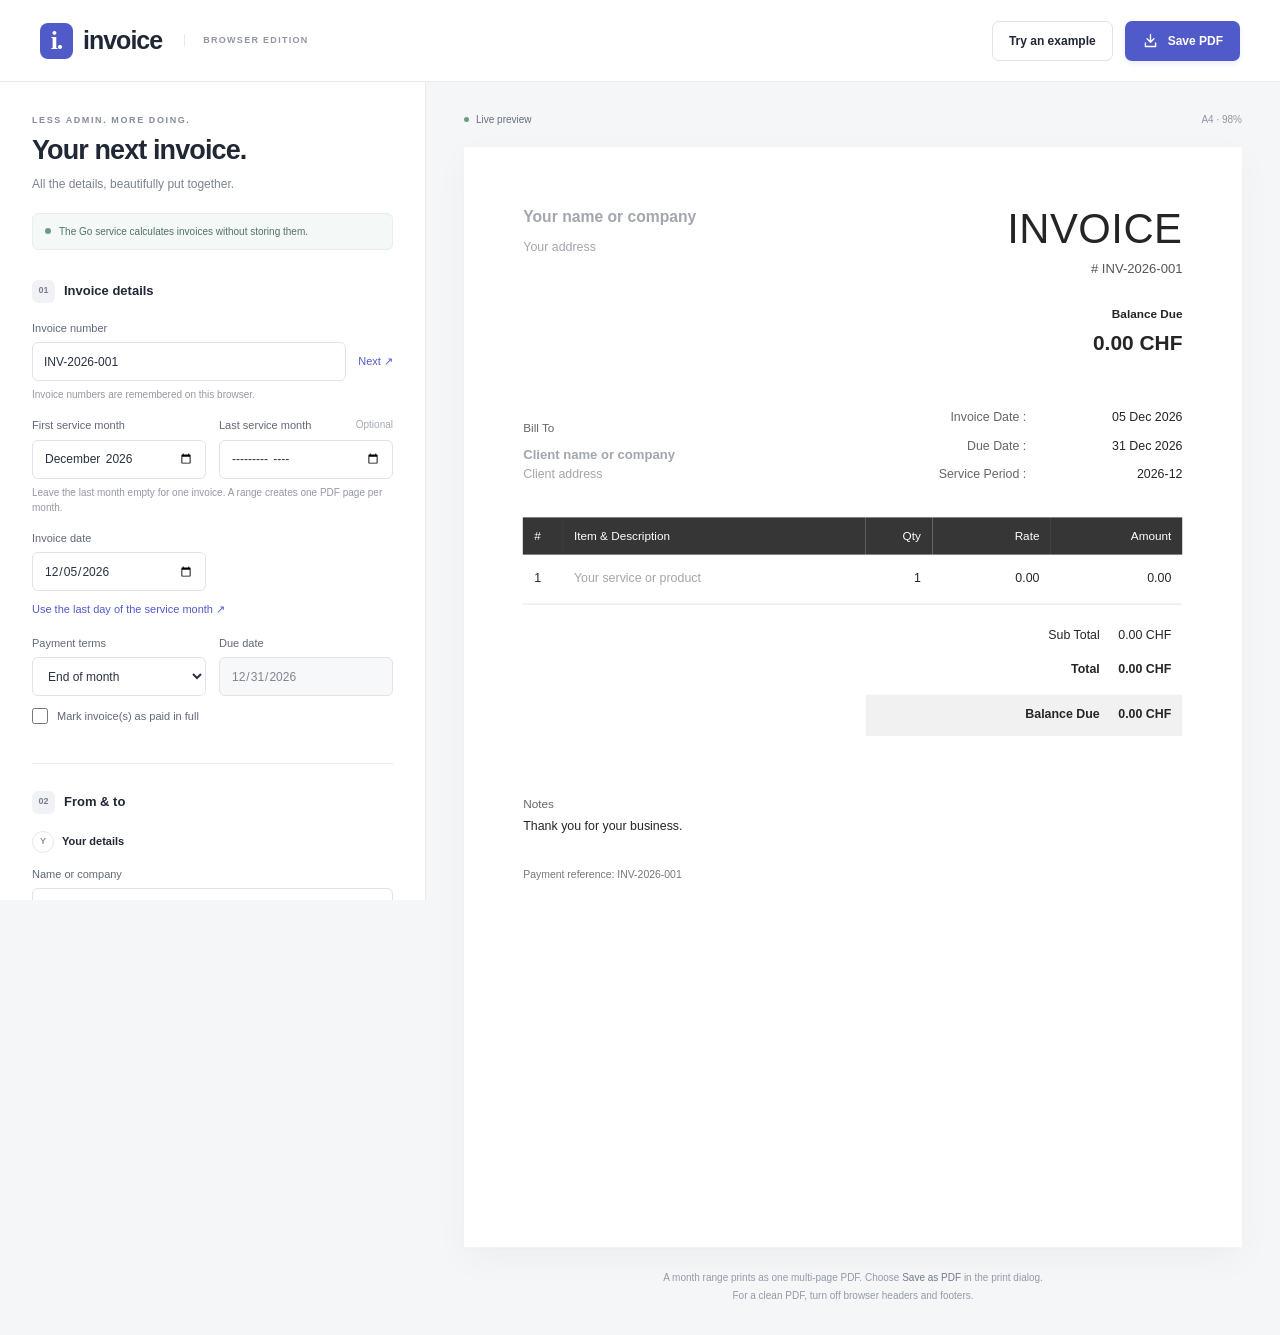
<file: web/index.html>
<!doctype html>
<html lang="en">
<head>
  <meta charset="utf-8">
  <meta name="viewport" content="width=device-width, initial-scale=1">
  <meta name="description" content="Create clean invoices with a Go backend. Live preview, monthly ranges, paid status, and print-ready PDFs.">
  <meta name="referrer" content="no-referrer">
  <title>Invoice — Simple, private invoicing</title>
  <link rel="icon" href="./favicon.svg" type="image/svg+xml">
  <link rel="stylesheet" href="./styles.css">
</head>
<body>
  <header class="topbar app-only">
    <a class="brand" href="./" aria-label="Invoice home"><span class="brand-mark" aria-hidden="true">i.</span>invoice<span class="brand-tag">BROWSER EDITION</span></a>
    <div class="top-actions">
      <button type="button" id="example" class="button secondary">Try an example</button>
      <button type="submit" form="editor" id="print" class="button primary" disabled><svg viewBox="0 0 20 20" aria-hidden="true"><path d="M10 3v9m-4-4 4 4 4-4M4 13v4h12v-4"/></svg>Save PDF</button>
    </div>
  </header>

  <main class="workspace">
    <section class="editor-pane app-only" aria-labelledby="editor-heading">
      <div class="intro"><p class="eyebrow">LESS ADMIN. MORE DOING.</p><h1 id="editor-heading">Your next invoice.</h1><p>All the details, beautifully put together.</p></div>
      <div class="privacy"><span class="privacy-dot"></span>The Go service calculates invoices without storing them.</div>
      <noscript><p class="notice error">Enable JavaScript to create an invoice. No details are sent to a server.</p></noscript>
      <form id="editor" autocomplete="off">
        <fieldset>
          <legend><span class="step">01</span>Invoice details</legend>
          <div class="field-grid">
            <label class="full">Invoice number <span class="input-action"><input name="number" required maxlength="60" pattern="[A-Za-z0-9][A-Za-z0-9._-]{0,59}" aria-describedby="number-hint"><button type="button" id="next-number" title="Choose the next invoice number">Next ↗</button></span></label>
            <p id="number-hint" class="hint full">Invoice numbers are remembered on this browser.</p>
            <label>First service month<input type="month" name="period" min="1900-01" max="9999-12" required></label>
            <label>Last service month <span class="optional">Optional</span><input type="month" name="periodEnd" min="1900-01" max="9999-12"></label>
            <p class="hint full">Leave the last month empty for one invoice. A range creates one PDF page per month.</p>
            <label>Invoice date<input type="date" name="issueDate" min="1900-01-01" max="9999-12-31" required></label>
            <button type="button" id="month-end" class="text-button full">Use the last day of the service month ↗</button>
            <label>Payment terms<select name="terms"><option value="end_of_month">End of month</option><option value="30_days">Within 30 days</option><option value="on_receipt">Due on receipt</option><option value="custom">Custom date</option></select></label>
            <label>Due date<input type="date" name="dueDate" min="1900-01-01" max="9999-12-31" required readonly></label>
            <label class="check-label full"><input type="checkbox" name="paid"> Mark invoice(s) as paid in full</label>
          </div>
        </fieldset>

        <fieldset>
          <legend><span class="step">02</span>From &amp; to</legend>
          <div class="party-label"><span class="small-avatar">Y</span>Your details</div>
          <label>Name or company<input name="sellerName" placeholder="Your name or company" maxlength="160" required autocomplete="organization"></label>
          <label>Address<textarea name="sellerAddress" placeholder="Street, city, country" rows="2" maxlength="500" required autocomplete="street-address"></textarea></label>
          <details class="extra-fields"><summary>Contact &amp; tax details <span>Optional</span></summary><div class="field-grid">
            <label class="full">Email<input type="email" name="sellerEmail" placeholder="you@example.com" maxlength="160"></label>
            <label>Phone<input type="tel" name="sellerPhone" maxlength="60"></label>
            <label>VAT / tax ID<input name="sellerVAT" maxlength="80"></label>
          </div></details>
          <div class="party-label client-label"><span class="small-avatar">C</span>Client details</div>
          <label>Name or company<input name="customerName" placeholder="Client name or company" maxlength="160" required></label>
          <label>Address<textarea name="customerAddress" placeholder="Street, city, country" rows="2" maxlength="500" required></textarea></label>
          <details class="extra-fields"><summary>Contact &amp; tax details <span>Optional</span></summary><div class="field-grid">
            <label class="full">Email<input type="email" name="customerEmail" placeholder="client@example.com" maxlength="160"></label>
            <label>Phone<input type="tel" name="customerPhone" maxlength="60"></label>
            <label>VAT / tax ID<input name="customerVAT" maxlength="80"></label>
          </div></details>
        </fieldset>

        <fieldset>
          <legend><span class="step">03</span>What are you billing for?</legend>
          <div id="items"></div>
          <button type="button" id="add-item" class="add-button">＋ Add an item</button>
          <div class="field-grid money-settings">
            <label>Currency<select name="currency"><option>CHF</option><option>EUR</option><option>USD</option><option>GBP</option><option>TRY</option></select></label>
            <label>Tax rate (%)<input name="tax" type="text" inputmode="decimal" pattern="[0-9]{1,3}([.,][0-9]{1,2})?" value="0" required></label>
          </div>
        </fieldset>

        <fieldset>
          <legend><span class="step">04</span>The finishing touches</legend>
          <label>Payment details <span class="optional">Optional</span><textarea name="paymentDetails" rows="3" maxlength="2000" placeholder="Bank name, account holder, IBAN…"></textarea></label>
          <label>Notes <span class="optional">Optional</span><textarea name="notes" rows="3" maxlength="2000" placeholder="Thank you for your business."></textarea></label>
        </fieldset>
        <div class="draft-actions"><button type="button" id="save-draft" class="button secondary">Save draft on this device</button><button type="button" id="clear-draft" class="text-button">Forget saved draft</button></div>
        <p id="status" class="status" role="status" aria-live="polite"></p>
      </form>
      <p class="editor-footer">Made for independent work. No account needed.</p>
    </section>

    <section id="preview" class="preview-pane" aria-label="Invoice preview">
      <div class="preview-toolbar app-only"><div><span class="live-dot"></span>Live preview</div><span>A4 · <span id="zoom">100%</span></span></div>
      <div class="paper-stage"><div id="paper-frame"><article id="invoice" class="invoice-paper" aria-label="Your invoice"></article></div></div>
      <p class="print-hint app-only">A month range prints as one multi-page PDF. Choose <strong>Save as PDF</strong> in the print dialog.<br>For a clean PDF, turn off browser headers and footers.</p>
    </section>
  </main>
  <script type="module" src="./app.mjs"></script>
</body>
</html>
</file>
<file: web/styles.css>
:root { color-scheme: light; --ink: #202735; --muted: #7c8390; --line: #e7e9ed; --accent: #505ac9; }
* { box-sizing: border-box; }
body { margin: 0; color: var(--ink); background: #f5f6f8; font-family: -apple-system, BlinkMacSystemFont, "Segoe UI", Arial, sans-serif; font-size: 14px; line-height: 1.5; }
button, input, select, textarea { font: inherit; }
button, summary, select { cursor: pointer; }
button { color: inherit; }
button:disabled { opacity: .5; cursor: wait; }
button:focus-visible, summary:focus-visible, a:focus-visible { outline: 3px solid #b1b7fb; outline-offset: 4px; }
.topbar { height: 82px; padding: 0 40px; display: flex; align-items: center; justify-content: space-between; gap: 24px; background: #fff; border-bottom: 1px solid var(--line); }
.brand { display: flex; align-items: center; gap: 10px; color: var(--ink); text-decoration: none; font-size: 25px; font-weight: 720; letter-spacing: -1px; }
.brand-mark { width: 33px; height: 36px; display: grid; place-content: center; border-radius: 8px; background: var(--accent); color: #fff; font-size: 26px; font-family: Georgia, serif; font-weight: 700; }
.brand-tag { color: #9196a1; border-left: 1px solid var(--line); padding-left: 18px; margin-left: 12px; font-size: 9px; letter-spacing: 1.3px; font-weight: 600; }
.top-actions, .draft-actions { display: flex; align-items: center; gap: 12px; }
.button { display: inline-flex; align-items: center; justify-content: center; gap: 9px; min-height: 40px; padding: 10px 16px; border: 1px solid transparent; border-radius: 7px; font-size: 12px; font-weight: 600; transition: background .15s, box-shadow .15s; }
.button svg { width: 17px; height: 17px; fill: none; stroke: currentColor; stroke-width: 1.6; stroke-linecap: round; stroke-linejoin: round; }
.primary { background: var(--accent); color: #fff; box-shadow: 0 3px 5px #505ac91a; }
.primary:hover { background: #424ab3; }
.secondary { border-color: #dfe2e8; background: #fff; }
.secondary:hover { background: #f7f7fc; }
.workspace { display: grid; grid-template-columns: 426px minmax(0, 1fr); max-width: 1560px; margin: auto; }
.editor-pane { padding: 32px; background: #fff; border-right: 1px solid var(--line); }
.intro h1 { font-size: 27px; font-weight: 650; letter-spacing: -.9px; line-height: 1.3; margin: 5px 0 7px; }
.intro p { margin: 0; font-size: 12px; color: var(--muted); }
.intro .eyebrow { color: #858b98; font-size: 9px; letter-spacing: 1.6px; font-weight: 600; }
.privacy { display: flex; align-items: center; gap: 8px; margin: 20px 0 30px; padding: 10px 12px; background: #f4f8f6; border: 1px solid #e7efea; color: #507462; border-radius: 6px; font-size: 10px; }
.privacy-dot, .live-dot { width: 6px; height: 6px; border-radius: 50%; background: #6b9b81; flex: 0 0 auto; }
fieldset { min-width: 0; margin: 0 0 27px; border: 0; padding: 0 0 26px; border-bottom: 1px solid var(--line); }
legend { display: flex; align-items: center; gap: 9px; margin-bottom: 17px; padding: 0; font-size: 13px; font-weight: 650; }
.step { display: grid; place-content: center; width: 23px; height: 23px; background: #f1f2f6; border-radius: 6px; font-size: 9px; font-weight: 600; color: #787f8d; }
label { display: block; min-width: 0; color: #606877; font-size: 11px; font-weight: 500; margin-bottom: 12px; }
input, textarea, select { display: block; width: 100%; min-width: 0; margin-top: 6px; padding: 10px 11px; color: #293142; border: 1px solid #dfe3e9; background: #fff; border-radius: 6px; font-size: 12px; line-height: 1.5; outline: none; transition: border-color .15s, box-shadow .15s; }
input, select { height: 39px; }
textarea { resize: vertical; }
input::placeholder, textarea::placeholder { color: #abb0bb; }
input:focus, textarea:focus, select:focus { border-color: #8189df; box-shadow: 0 0 0 3px #505ac90e; }
input[readonly] { background: #f7f8fa; color: #7e8590; }
.check-label { display: flex; align-items: center; gap: 9px; }
.check-label input { width: 16px; height: 16px; margin: 0; accent-color: var(--accent); }
.field-grid { display: grid; grid-template-columns: minmax(0, 1fr) minmax(0, 1fr); column-gap: 13px; }
.field-grid .full { grid-column: 1 / -1; }
.hint { margin: -6px 0 15px; color: #9298a3; font-size: 10px; font-weight: 400; }
.input-action { display: flex; align-items: center; gap: 8px; }
.input-action input { flex: 1; }
.input-action button { margin-top: 6px; padding: 8px 0 8px 4px; border: 0; color: var(--accent); background: none; font-size: 11px; white-space: nowrap; }
.text-button { border: 0; padding: 0; text-align: left; color: var(--accent); background: none; font-size: 11px; }
#month-end { margin: -2px 0 17px; }
.party-label { display: flex; align-items: center; gap: 8px; margin-bottom: 13px; font-size: 11px; font-weight: 650; }
.small-avatar { display: grid; place-content: center; width: 22px; height: 22px; border: 1px solid #e6e8ee; border-radius: 50%; font-size: 9px; color: #8a91a0; }
.client-label { margin-top: 21px; }
.extra-fields summary { list-style: none; color: #7c8392; font-size: 10px; }
.extra-fields summary::-webkit-details-marker { display: none; }
.extra-fields summary::before { content: "+"; margin-right: 5px; }
.extra-fields[open] summary::before { content: "−"; }
.extra-fields summary span { margin-left: 4px; color: #a7acb4; font-size: 9px; }
.extra-fields .field-grid { margin-top: 13px; }
.item-editor { padding: 14px; margin-bottom: 10px; background: #f9fafc; border: 1px solid #e7eaf0; border-radius: 7px; }
.item-editor-head { display: flex; justify-content: space-between; align-items: center; margin-bottom: 8px; color: #8a91a0; font-size: 10px; }
.remove-item { border: 0; background: none; padding: 0 3px; color: #9198a5; font-size: 17px; line-height: 1; }
.item-editor label:last-child, .item-editor .field-grid label { margin-bottom: 0; }
.add-button { border: 1px dashed #d6dbea; border-radius: 6px; background: #fff; width: 100%; padding: 9px; color: var(--accent); font-size: 11px; }
.add-button:hover { background: #f9f9fe; }
.money-settings { margin-top: 18px; }
.money-settings label { margin-bottom: 0; }
.optional { float: right; color: #a4aab5; font-size: 10px; font-weight: 400; }
.draft-actions { gap: 14px; flex-wrap: wrap; }
.draft-actions .button { font-size: 11px; }
.draft-actions .text-button { color: #8b929e; font-size: 10px; }
.status { margin: 10px 0 0; font-size: 11px; color: #527c64; }
.status:empty { display: none; }
.error { color: #ad3c44; }
.editor-footer { color: #a3a9b3; font-size: 10px; margin: 26px 0 0; }
.preview-pane { min-width: 0; align-self: start; position: sticky; top: 0; padding: 30px 38px; }
.preview-toolbar { display: flex; justify-content: space-between; align-items: center; margin: 0 auto 20px; max-width: 794px; color: #9096a1; font-size: 10px; }
.preview-toolbar > div { display: flex; align-items: center; gap: 7px; color: #666e7c; font-weight: 500; }
.live-dot { width: 5px; height: 5px; }
.paper-stage { width: 100%; }
#paper-frame { margin: auto; }
.invoice-paper { width: 210mm; transform-origin: top left; color: #252525; font-family: Arial, Helvetica, sans-serif; font-size: 9.5pt; line-height: 1.55; overflow-wrap: anywhere; }
.invoice-page { display: block; width: 210mm; min-height: 297mm; margin-bottom: 14px; padding: 16mm; background: #fff; box-shadow: 0 2px 5px #14233c06, 0 12px 36px #14233c09; }
.invoice-paper p { margin: 0; }
.invoice-paper header { display: grid; grid-template-columns: 1fr 1fr; gap: 12mm; align-items: start; }
.invoice-paper h1 { margin: 0; font-size: 32pt; line-height: 1.1; font-weight: 400; letter-spacing: .5px; }
.invoice-paper h2 { margin: 0 0 2mm; color: #666; font-size: 9pt; font-weight: 400; }
.invoice-paper .seller-name { margin-bottom: 2mm; font-size: 12pt; font-weight: 700; }
.invoice-paper .seller-contact { color: #555; }
.invoice-paper .right { text-align: right; }
.invoice-paper .number { margin-top: 2mm; color: #555; font-size: 10pt; }
.invoice-paper .paid { margin-top: 2mm; color: #287545; font-weight: 700; }
.invoice-paper .balance-heading { margin-top: 7mm; font-size: 9pt; font-weight: 700; }
.invoice-paper .balance-amount { margin-top: 1mm; font-size: 16pt; font-weight: 700; }
.invoice-paper .billing { display: grid; grid-template-columns: 1fr 1fr; gap: 12mm; align-items: end; margin: 13mm 0 9mm; }
.invoice-paper .customer-name { font-size: 10pt; font-weight: 700; }
.invoice-paper .multiline { white-space: pre-line; }
.invoice-paper dl { display: grid; grid-template-columns: auto auto; column-gap: 6mm; row-gap: 2.5mm; margin: 0; }
.invoice-paper dt { color: #666; text-align: right; }
.invoice-paper dd { margin: 0; text-align: right; }
.invoice-paper table { width: 100%; border-collapse: collapse; table-layout: fixed; }
.invoice-paper thead { display: table-header-group; }
.invoice-paper thead th { padding: 2.5mm 3mm; color: #fff; background: #363636; font-size: 9pt; font-weight: 400; text-align: left; }
.invoice-paper tbody td { padding: 4mm 3mm; border-bottom: 1px solid #e2e2e2; vertical-align: top; }
.invoice-paper tr { break-inside: avoid; }
.invoice-paper .numeric { text-align: right; font-variant-numeric: tabular-nums; }
.invoice-paper .totals { width: 48%; margin: 4mm 0 0 auto; break-inside: avoid; }
.invoice-paper .totals p { display: grid; grid-template-columns: 1fr auto; gap: 5mm; padding: 2mm 3mm; text-align: right; font-variant-numeric: tabular-nums; }
.invoice-paper .total { font-weight: 700; }
.invoice-paper .totals .balance-due { margin-top: 2mm; padding: 3mm; background: #f1f1f1; font-weight: 700; }
.invoice-paper .closing { margin-top: 16mm; }
.invoice-paper .details { margin-top: 7mm; break-inside: avoid; }
.invoice-paper .details h2 { margin-bottom: 1mm; }
.invoice-paper footer { margin-top: 8mm; color: #777; font-size: 8pt; }
.placeholder { color: #a2a6ad; }
.print-hint { margin: 22px 0 0; text-align: center; color: #939aa7; font-size: 10px; line-height: 1.8; }
.print-hint strong { color: #727b8b; font-weight: 500; }
@media (min-width: 1200px) { .editor-pane { max-height: calc(100vh - 82px); overflow-y: auto; scrollbar-width: thin; scrollbar-color: #dbe0e8 transparent; } }
@media (max-width: 1050px) { .workspace { grid-template-columns: 360px minmax(0, 1fr); } .editor-pane { padding: 24px; } .preview-pane { padding: 28px 22px; } .brand-tag { display: none; } }
@media (max-width: 760px) { .topbar { height: 70px; padding: 0 18px; gap: 12px; } .brand { font-size: 22px; } .brand-mark { width: 29px; height: 31px; font-size: 22px; } .top-actions { gap: 6px; } .top-actions .button { padding: 9px 10px; font-size: 10px; } .top-actions svg { display: none; } .workspace { display: block; } .editor-pane { border: 0; padding: 26px 22px; } .preview-pane { position: static; padding: 26px 18px; } .intro h1 { font-size: 25px; } }
@media (prefers-reduced-motion: reduce) { * { transition: none !important; } }
@page { size: A4; margin: 0; }
@media print {
  .app-only { display: none !important; }
  body { background: white; }
  .workspace, .preview-pane, .paper-stage, #paper-frame { display: block; position: static; padding: 0; margin: 0; width: auto !important; height: auto !important; max-width: none; overflow: visible; }
  .invoice-paper { width: auto; margin: 0; transform: none !important; -webkit-print-color-adjust: exact; print-color-adjust: exact; }
  .invoice-page { width: 210mm; min-height: 297mm; margin: 0; padding: 16mm; box-shadow: none; break-after: page; page-break-after: always; }
  .invoice-page:last-child { break-after: auto; page-break-after: auto; }
}
</file>
